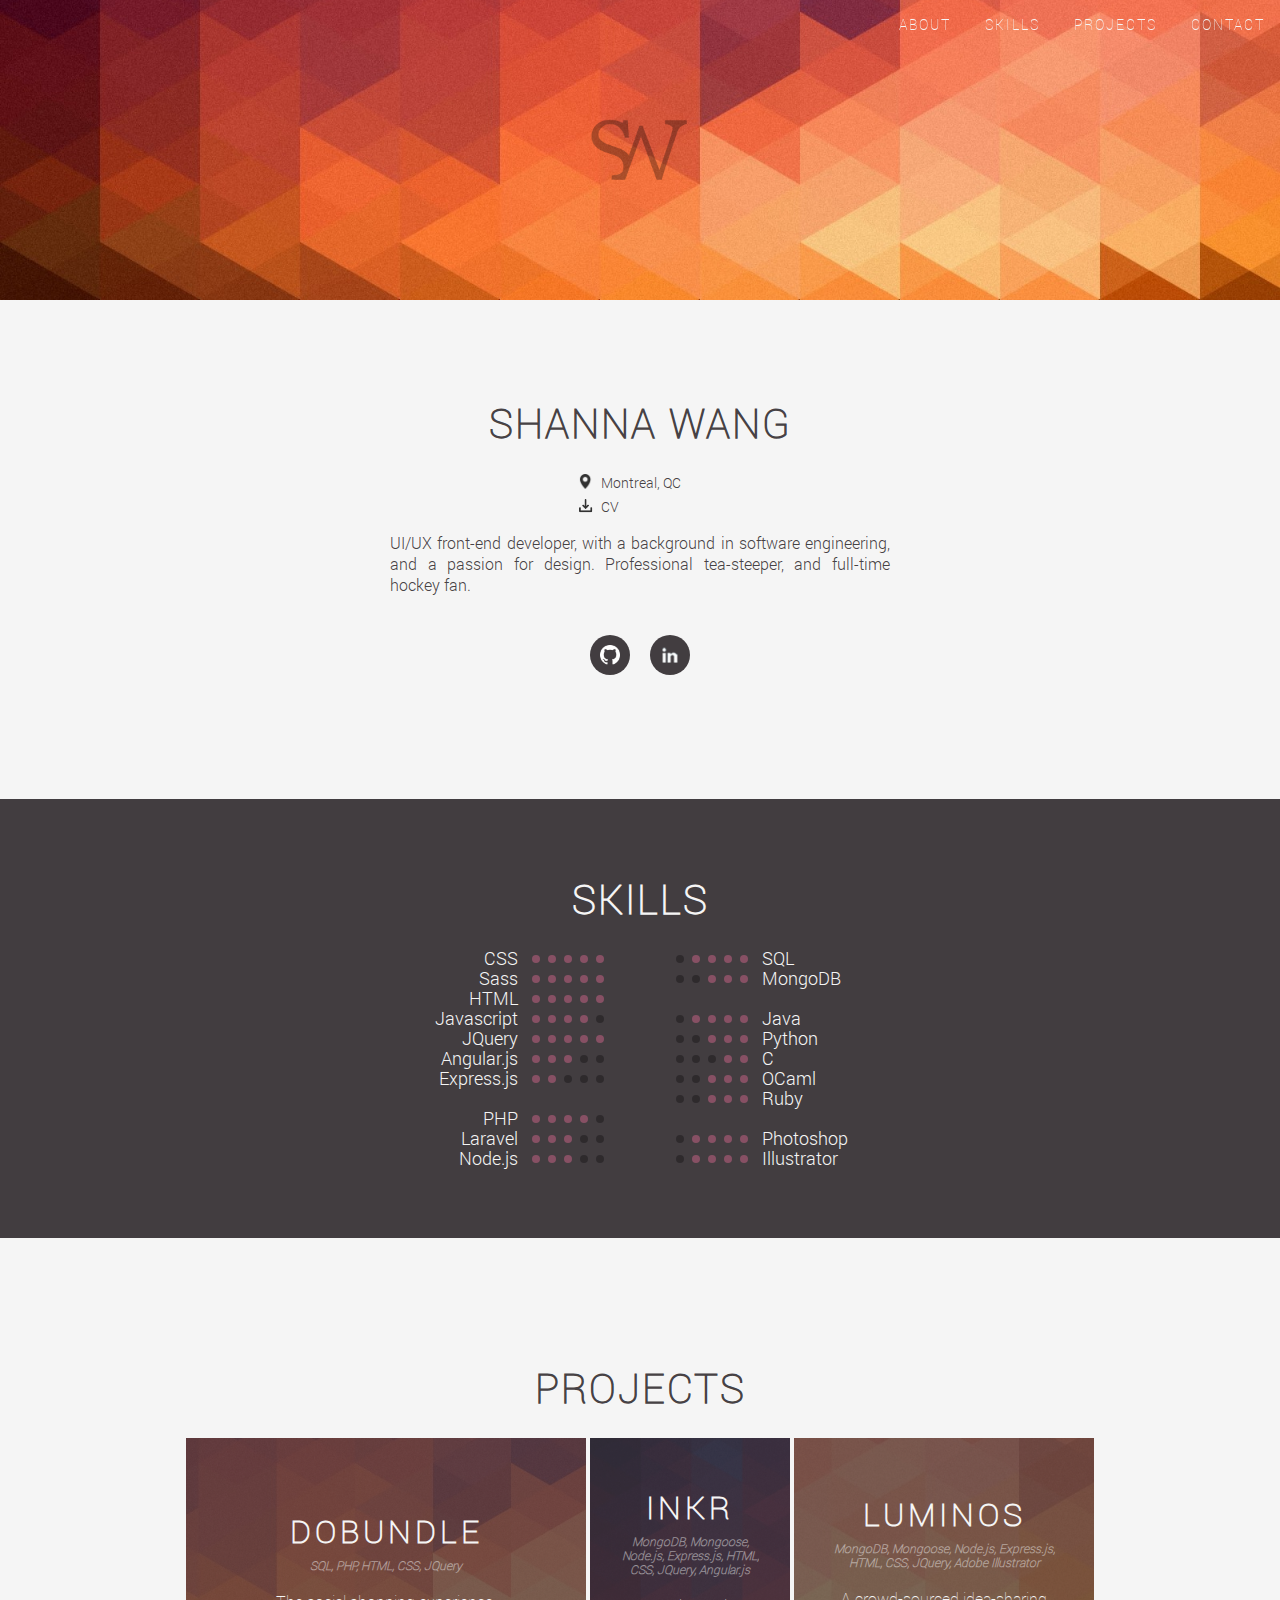
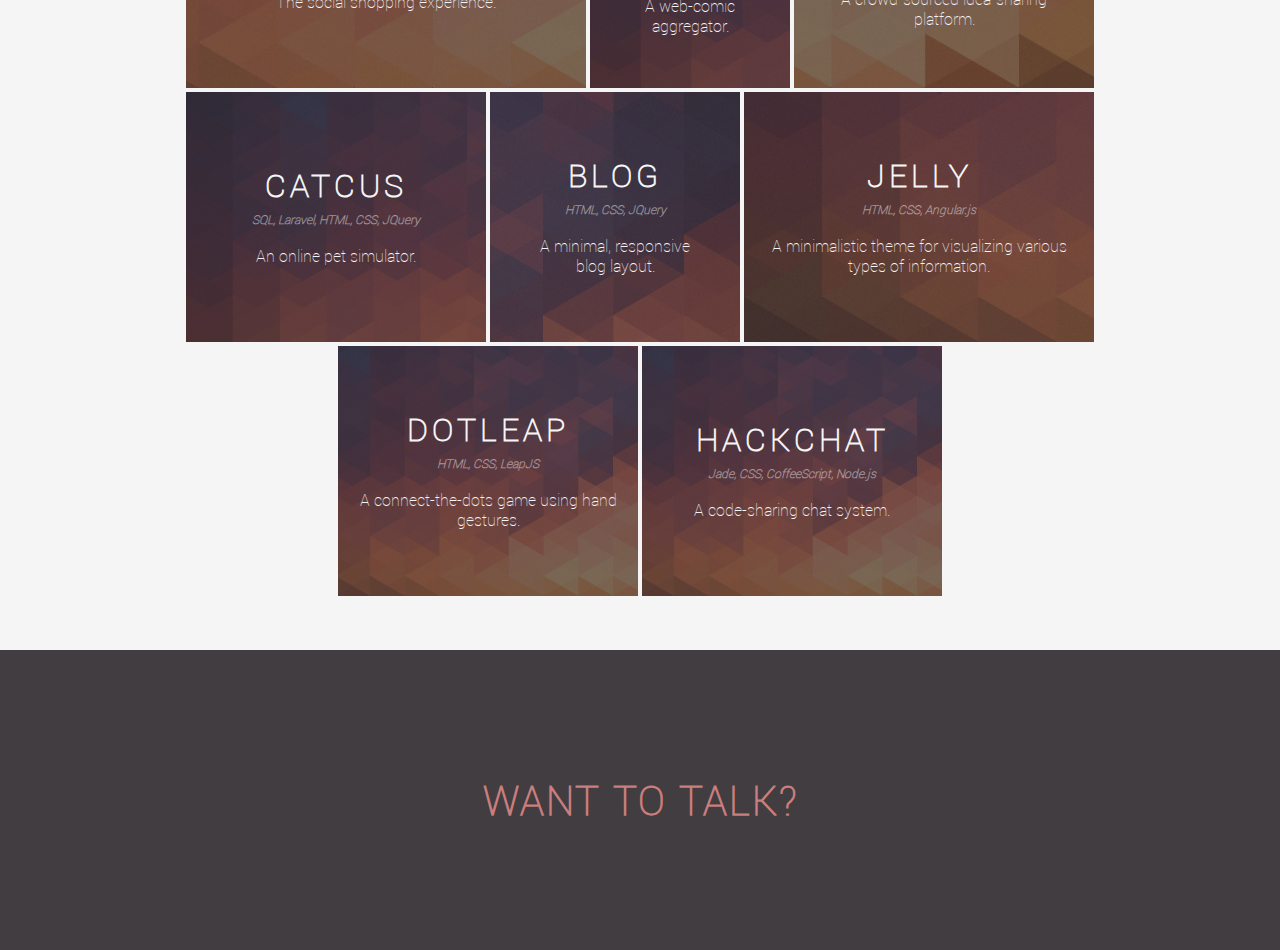
<file: index.html>
<html lang="en">
    <head>
        <meta charset="utf-8">
        <title>Shanna Wang</title>
        <script src="http://ajax.googleapis.com/ajax/libs/jquery/2.1.1/jquery.min.js"></script>
        
        <link href="./css/home.css" rel="stylesheet">
        <link rel="icon" 
              type="image/png" 
              href="./img/logo_square.png">
    </head>

    <body>
        <div class="content">
            <div class="header">
                <div class="logo"></div>
            </div>
            

            <div class="about">
                <h1>Shanna Wang</h1>
                <div class="location"><img src="img/pin_dark.png">
                Montreal, QC<br>
                <a href="cv.pdf" target="_blank"><img src="img/icon_dl.png">
                CV</div></a>

                UI/UX front-end developer, 
                with a background in software engineering, 
                and a passion for design. 
                Professional tea-steeper,
                 and full-time hockey fan.

                <div class="links">
                    <a href="http://github.com/lashimmer" class="square" target="_blank">
                        <div class="icon">
                        </div>
                    </a>
                    <a href="http://behance.net/shannawang" class="square" target="_blank" style="display:none">
                        <div class="icon">
                        </div>
                    </a>
                    <a href="http://ca.linkedin.com/in/lashimmer" class="square" target="_blank">
                        <div class="icon">
                        </div>
                    </a>
                </div>
                    
            </div>
            <div class="skills">
                <h1>Skills</h1>
                <div class="col">
                    <div class="category">
                        <div class="items">
                            CSS
                            <div class="circle fill"></div>
                            <div class="circle fill"></div>
                            <div class="circle fill"></div>
                            <div class="circle fill"></div>
                            <div class="circle fill"></div>
                        </div>
                        <div class="items">
                            Sass
                            <div class="circle fill"></div>
                            <div class="circle fill"></div>
                            <div class="circle fill"></div>
                            <div class="circle fill"></div>
                            <div class="circle fill"></div>
                        </div>
                        <div class="items">
                           HTML
                            <div class="circle fill"></div>
                            <div class="circle fill"></div>
                            <div class="circle fill"></div>
                            <div class="circle fill"></div>
                            <div class="circle fill"></div>
                        </div>
                        <div class="items">
                            Javascript
                            <div class="circle fill"></div>
                            <div class="circle fill"></div>
                            <div class="circle fill"></div>
                            <div class="circle fill"></div>
                            <div class="circle"></div>
                        </div>
                        <div class="items">
                            JQuery
                            <div class="circle fill"></div>
                            <div class="circle fill"></div>
                            <div class="circle fill"></div>
                            <div class="circle fill"></div>
                            <div class="circle fill"></div>
                        </div>
                        <div class="items">
                            Angular.js
                            <div class="circle fill"></div>
                            <div class="circle fill"></div>
                            <div class="circle fill"></div>
                            <div class="circle"></div>
                            <div class="circle"></div>
                        </div>
                        <div class="items">
                            Express.js
                            <div class="circle fill"></div>
                            <div class="circle fill"></div>
                            <div class="circle"></div>
                            <div class="circle"></div>
                            <div class="circle"></div>
                        </div>
                    </div>

                    
                    <div class="category">
                        <div class="items">
                            PHP
                            <div class="circle fill"></div>
                            <div class="circle fill"></div>
                            <div class="circle fill"></div>
                            <div class="circle fill"></div>
                            <div class="circle"></div>
                        </div>
                        <div class="items">
                            Laravel
                            <div class="circle fill"></div>
                            <div class="circle fill"></div>
                            <div class="circle fill"></div>
                            <div class="circle"></div>
                            <div class="circle"></div>
                        </div>
                        <div class="items">
                            Node.js
                            <div class="circle fill"></div>
                            <div class="circle fill"></div>
                            <div class="circle fill"></div>
                            <div class="circle"></div>
                            <div class="circle"></div>
                        </div>
                    </div>
                </div>
                <div class="col">
                    
                    
                    <div class="category">
                        <div class="items">
                            <div class="circle"></div>
                            <div class="circle fill"></div>
                            <div class="circle fill"></div>
                            <div class="circle fill"></div>
                            <div class="circle fill"></div>
                            SQL
                        </div>
                        <div class="items">
                            <div class="circle"></div>
                            <div class="circle"></div>
                            <div class="circle fill"></div>
                            <div class="circle fill"></div>
                            <div class="circle fill"></div>
                            MongoDB
                        </div>
                    </div>
                    <div class="category">
                        <div class="items">
                            <div class="circle"></div>
                            <div class="circle fill"></div>
                            <div class="circle fill"></div>
                            <div class="circle fill"></div>
                            <div class="circle fill"></div>
                            Java
                        </div>
                        <div class="items">
                            <div class="circle"></div>
                            <div class="circle"></div>
                            <div class="circle fill"></div>
                            <div class="circle fill"></div>
                            <div class="circle fill"></div>
                            Python
                        </div>
                        <div class="items">
                            <div class="circle"></div>
                            <div class="circle"></div>
                            <div class="circle"></div>
                            <div class="circle fill"></div>
                            <div class="circle fill"></div>
                            C
                        </div>
                        <div class="items">
                            <div class="circle"></div>
                            <div class="circle"></div>                            <div class="circle fill"></div>
                            <div class="circle fill"></div>
                            <div class="circle fill"></div>
                            OCaml
                        </div>
                        <div class="items">
                            <div class="circle"></div>
                            <div class="circle"></div>                            <div class="circle fill"></div>
                            <div class="circle fill"></div>
                            <div class="circle fill"></div>
                            Ruby
                        </div>
                    </div>
                    <div class="category">
                        <div class="items">
                            <div class="circle"></div>
                            <div class="circle fill"></div>
                            <div class="circle fill"></div>
                            <div class="circle fill"></div>
                            <div class="circle fill"></div>
                            Photoshop
                        </div>
                        <div class="items">
                            <div class="circle"></div>
                            <div class="circle fill"></div>
                            <div class="circle fill"></div>
                            <div class="circle fill"></div>
                            <div class="circle fill"></div>
                            Illustrator
                        </div>
                    </div>
                </div>
            </div>

            <div class="pofo">
                <h1>Projects</h1>

                <div class="work" id="dobundle">
                    <div class="overlay"></div>
                    <div class="textcontainer">
                        <div class="text">
                            <h2>DoBundle</h2>
                            <h3>SQL, PHP, HTML, CSS, JQuery</h3>
                            The social shopping experience.
                        </div>
                    </div>
                </div>
                <div class="work" id="inkr">
                    <div class="overlay"></div>
                    <div class="textcontainer">
                        <div class="text">
                            <h2>Inkr</h2>
                            <h3>MongoDB, Mongoose, Node.js, Express.js, HTML, CSS, JQuery, Angular.js</h3>
                            A web-comic aggregator.
                        </div>
                    </div>
                </div>
                <div class="work" id="luminos">
                    <div class="overlay"></div>
                    <div class="textcontainer">
                        <div class="text">
                            <h2>Luminos</h2>
                            <h3>MongoDB, Mongoose, Node.js, Express.js, HTML, CSS, JQuery, Adobe Illustrator</h3>
                            A crowd-sourced idea-sharing platform.
                        </div>
                    </div>
                </div>
                <div class="work" id="catcus">
                    <div class="overlay"></div>
                    <div class="textcontainer">
                        <div class="text">
                            <h2>Catcus</h2>
                            <h3>SQL, Laravel, HTML, CSS, JQuery</h3>
                            An online pet simulator.
                        </div>
                    </div>
                </div>
                <div class="work" id="dblog">
                    <div class="overlay"></div>
                    <div class="textcontainer">
                        <div class="text">
                            <h2>Blog</h2>
                            <h3>HTML, CSS, JQuery</h3>
                            A minimal, responsive<br> blog layout.
                        </div>
                    </div>
                </div>
                <div class="work" id="jelly">
                    <div class="overlay"></div>
                    <div class="textcontainer">
                        <div class="text">
                            <h2>Jelly</h2>
                            <h3>HTML, CSS, Angular.js</h3>
                            A minimalistic theme for visualizing various types of information.
                        </div>
                    </div>
                </div>
                <div class="work" id="leapdot">
                    <div class="overlay"></div>
                    <div class="textcontainer">
                        <div class="text">
                            <h2>DotLeap</h2>
                            <h3>HTML, CSS, LeapJS</h3>
                            A connect-the-dots game using hand gestures.
                        </div>
                    </div>
                </div>
                <div class="work" id="hackchat">
                    <div class="overlay"></div>
                    <div class="textcontainer">
                        <div class="text">
                            <h2>HackChat</h2>
                            <h3>Jade, CSS, CoffeeScript, Node.js</h3>
                            A code-sharing chat system.
                        </div>
                    </div>
                </div>

            </div>
            <div class="contact">
                <a href="mailto:shanna.wang@mail.mcgill.ca"><h1>Want to talk?</h1></a>
            </div>

        </div>
        


        <div class="theatre hidden">
            <div class="close"></div>
            <div class="preview dobundle" style="display:none">
                <div class="top"></div>
                <div class="desc">
                    <a href="http://dobundle.com" target="_blank"><h1>Dobundle</h1></a>
                    <h2>An e-commerce platform that allows users to curate products in bundles. Whether you're starting a new hobby, and want a beginner's kit, or looking for the perfect outfit to go with those shoes you bought, DoBundle lets you find what you need, and fast. </h2>
                    <div class="links">
                        
                        <a href="http://dobundle.com" class="square site" target="_blank">
                            <div class="icon">
                            </div>
                        </a>
                    </div>
                    <br>
                    My role: <span class="emphasis">UI/UX Front End Developer</span>
                    <br>
                    <ul>
                        <li>Working closely with the designer to translate PSD files into working HTML/CSS web pages.
                        </li>
                        <li>Improving user experience by designing the CSS/Javascript animations triggered by user interactions.
                        </li>
                        <li>Implementing clean, simple interfaces for pages that did not have a specific design mocked up. (e.g. landing page)</li>
                        <li>Handling Ajax calls to retrieve data from the database.
                        </li>
                        <li>A/B testing to determine what was or wasn't intuitive for a new user.
                        </li>
                    </ul>
                    Technologies used:
                    <ul>
                        <li>SQL</li>
                        <li>PHP</li>
                        <li>HTML</li>
                        <li>CSS</li>
                        <li>Javascript/JQuery</li>
                    </ul>
                    Screenshots:
                    <br>

                </div>
                <div class="ss">
                    <img src="img/dobundle/dobundle_browser.jpg">
                    <img src="img/dobundle/dobundle_fbv.jpg">
                    <img src="img/dobundle/dobundle_profile.jpg"><br>
                    <a href="http://dobundle.com" target="_blank" class="emphasis">See full site</a>
                </div>
                <div class="bot"></div>
            </div>

            <div class="preview inkr" style="display:none">
                <div class="top"></div>
                <div class="desc">
                    <a href="http://inkr.me" target="_blank"><h1>Inkr</h1></a>
                    <h2>An e-comic aggregating platform that allows users to subscribe to various comics across the web, and displays all comic strips in a live-updating news feed. Users will be able to "like" their favourite comics, have a profile page, etc. This project was started at <a href="http://www.unhackathon.org/" target="_blank">Unhackathon</a>, and is still in progress.</h2>
                    
                    <div class="links">
                        <a href="https://github.com/lashimmer/inkr" target="_blank" class="square">
                            <div class="icon">
                            </div>
                        </a>
                        <a href="http://inkr.me" target="_blank" class="square site">
                            <div class="icon">
                            </div>
                        </a>
                    </div>

                    <br>

                    My role: <span class="emphasis">Front End Developer</span>
                    <br>
                    <ul>
                        <li>Designing a simple user interface to display the comics.
                        </li>
                        <li>Routing appropriate URLs to their respective views through Express.js.
                        </li>
                        <li>Making Ajax calls to interface with the API.</li>
                        <li>Installing, troubleshooting, and working with a Node.js server.</li>
                        <li>Database design.</li>
                        <li>Cloud hosting via <a href="http://digitalocean.com" target="_blank">DigitalOcean</a>.</li>
                    </ul>
                    Technologies used:
                    <ul>
                        <li>MongoDB</li>
                        <li>Mongoose</li>
                        <li>Node.js</li>
                        <li>Express.js</li>
                        <li>HTML</li>
                        <li>CSS</li>
                        <li>Javascript/JQuery</li>
                    </ul>
                </div>
                <div class="bot"></div>
            </div>

            <div class="preview luminos" style="display:none">
                <div class="top"></div>
                <div class="desc">
                    <h1>Luminos</h1>
                    <h2>An idea-sharing platform where users can post ideas they have for coding projects, and programmers can come for inspiration. Programmers would be able to create or join teams to implement the idea. This project was started at <a href="http://www.yhack.org/" target="_blank">YHack</a>, and is still in progress.</h2>
                    
                    <div class="links">
                        <a href="https://github.com/ritalu/luminos" target="_blank" class="square">
                            <div class="icon">
                            </div>
                        </a>
                        <!-- <a href="#" target="_blank" class="square site">
                            <div class="icon">
                            </div>
                        </a> -->
                    </div>

                    <br>

                    My role: <span class="emphasis">Front End Developer</span>
                    <br>
                    <ul>
                        <li>Designing the user interface for all pages.
                        </li>
                        <li>Designing the site logo in Adobe Illustrator.</li>
                        <li>Routing appropriate URLs to their respective views through Express.js.
                        </li>
                        <li>Making Ajax calls to interface with the API.</li>
                        <li>Installing, troubleshooting, and working with a Node.js server.</li>
                        <li>Database design.</li>
                        <li>Cloud hosting via <a href="http://digitalocean.com" target="_blank">DigitalOcean</a>.</li>
                    </ul>
                    Technologies used:
                    <ul>
                        <li>MongoDB</li>
                        <li>Mongoose</li>
                        <li>Node.js</li>
                        <li>Express.js</li>
                        <li>HTML</li>
                        <li>CSS</li>
                        <li>Javascript/JQuery</li>
                    </ul>
                    Screenshots:
                    <br>
                </div>
                <div class="ss">
                    <img src="img/luminos/home.png">
                    <img src="img/luminos/submit.png">
                    <img src="img/luminos/idea.png">
                </div>
                <div class="bot"></div>
            </div>

            <div class="preview catcus" style="display:none">
                <div class="top"></div>
                <div class="desc">
                    <a href="http://catcus.me" target="_blank"><h1>Catcus</h1></a>
                    <h2>An online pet-ownership simulator. Ever wondered what it'd be like to own a cat? Do you want to get a dog, but aren't sure if you're ready for the commitment? Catcus simulates the experience of owning a pet, as you clean and feed a virtual pet online. Gain levels by caring for your pet to unlock more pets.</h2>
                    
                    <div class="links">
                        <a href="https://github.com/ritalu/catcus" target="_blank" class="square">
                            <div class="icon">
                            </div>
                        </a>
                        <a href="http://catcus.me" target="_blank" class="square site">
                            <div class="icon">
                            </div>
                        </a>
                    </div>

                    <br>

                    My role: <span class="emphasis">Front End Developer</span>
                    <br>
                    <ul>
                        <li>Designing the user interface for all pages.
                        </li>
                        <li>Routing appropriate URLs to their respective views through the Laravel framework.
                        </li>
                        <li>Making Ajax calls to interface with the API.</li>
                        <li>Working with cookies to save user sessions.
                        </li>
                        <li>Installing, troubleshooting, and working with Laravel/Apache.</li>
                        <li>Database design and SQL commands.</li>
                        <li>Cloud hosting via <a href="http://digitalocean.com" target="_blank">DigitalOcean</a>.</li>
                    </ul>
                    Technologies used:
                    <ul>
                        <li>MySQL</li>
                        <li>Laravel</li>
                        <li>PHP</li>
                        <li>HTML</li>
                        <li>CSS</li>
                        <li>Javascript/JQuery</li>
                    </ul>
                    Screenshots:
                    <br>
                    
                </div>
                <div class="ss">
                    <img src="img/catcus/home.png"><br>
                    <img src="img/catcus/pets.png"><br>
                    <img src="img/catcus/profile.png"><br>
                    <a href="http://catcus.me" target="_blank" class="emphasis">See full site</a>
                </div>

                <div class="bot"></div>
            </div>

            <div class="preview dblog" style="display:none">
                <div class="top"></div>
                <div class="desc">
                    <a href="http://dobundle.com/blog.html" target="_blank"><h1>Simple Blog</h1></a>
                    <h2>A simple, responsive blog layout (mobile-friendly).  Developed as a side project of <a href="http://dobundle.com" target="_blank">DoBundle</a>.</h2>
                    
                    <div class="links">
                        <a href="http://dobundle.com/blog.html" target="_blank" class="square site">
                            <div class="icon">
                            </div>
                        </a>
                    </div>

                    <br>

                    My role: <span class="emphasis">Front End Developer</span>
                    <br>
                    <ul>
                        <li>Designing a responsive layout that can be used as a blog theme.
                        </li>
                    </ul>
                    Technologies used:
                    <ul>
                        <li>HTML</li>
                        <li>CSS</li>
                        <li>Javascript/JQuery</li>
                    </ul>
                </div>
                <div class="bot"></div>
            </div>


            <div class="preview  jelly" style="display:none">
                <div class="top"></div>
                <div class="desc">
                    <h1>Jelly</h1>
                    <h2>Allow users to create "boards" or pages revolving around a central theme. For instance, one could have an "About Me" board that represents various aspects of their personality and interests. The idea is to make it easy for people to create web pages about themselves, by providing them with basic templates to visualize and compartmentalize data. In progress.</h2>
                    
                    <div class="links">
                        <a href="https://github.com/lashimmer/jelly" target="_blank" class="square">
                            <div class="icon">
                            </div>
                        </a>
                       <!--  <a href="#" target="_blank" class="square site">
                            <div class="icon">
                            </div>
                        </a> -->
                    </div>

                    <br>

                    My role: <span class="emphasis">Front End Developer</span>
                    <br>
                    <ul>
                        <li>Designing the user interface for all pages.
                        </li>
                    </ul>
                    Technologies used:
                    <ul>
                        <li>HTML</li>
                        <li>CSS</li>
                        <li>Javascript</li>
                        <li>JQuery</li>
                        <li>Angular.js</li>
                    </ul>
                    Screenshots:
                    <br>
                </div>
                <div class="ss">
                    <img src="img/jelly/about.png"><br>
                    <img src="img/jelly/boards.png">
                </div>
                <div class="bot"></div>
            </div>

            <div class="preview  leapdot" style="display:none">
                <div class="top"></div>
                <div class="desc">
                    <h1>DotLeap</h1>
                    <h2>A connect-the-dots game using a Leap Motion. Developed at <a href="http://hackprinceton.com" target="_blank">HackPrinceton</a>.</h2>
                    
                    <div class="links">
                        <a href="https://github.com/michaelchum/dotleap" target="_blank" class="square">
                            <div class="icon">
                            </div>
                        </a>
                       <!--  <a href="#" target="_blank" class="square site">
                            <div class="icon">
                            </div>
                        </a> -->
                    </div>

                    <br>

                    My role: <span class="emphasis">Front End Developer</span>
                    <br>
                    <ul>
                        <li>Designing the game interface and animations.
                        </li>
                        <li>Using the LeapJS SDK to track hand gestures.
                        </li>
                    </ul>
                    Technologies used:
                    <ul>
                        <li>HTML</li>
                        <li>CSS</li>
                        <li>Javascript</li>
                        <li>JQuery</li>
                        <li>LeapJS</li>
                    </ul>
                    Screenshots:<br>
                </div>
               <div class="ss">
                <img src="img/dotleap/game.png">
               </div>
                <div class="bot"></div>
            </div>
            <div class="preview  hackchat" style="display:none">
                <div class="top"></div>
                <div class="desc">
                    <h1>HackChat</h1>
                    <h2>A chat system that allows you to easily share code with others. Developed at <a href="http://mchacks.io/" target="_blank">McHacks</a>.</h2>
                    
                    <div class="links">
                        
                        <a href="http://hackchat.info" target="_blank" class="square site">
                            <div class="icon">
                            </div>
                        </a>
                    </div>

                    <br>

                    My role: <span class="emphasis">Front End Developer</span>
                    <br>
                    <ul>
                        <li>Developing the front end for the application.
                        </li>
                    </ul>
                    Technologies used:
                    <ul>
                        <li>Jade</li>
                        <li>CSS</li>
                        <li>Javascript</li>
                        <li>JQuery</li>
                        <li>Node.js</li>
                        <li>CoffeeScript</li>
                    </ul>
                </div>
               
                <div class="bot"></div>
            </div>


        </div>


        <div class="topbar hidden">
            <a id="header">About</a>
            <a id="skills">Skills</a>
            <a id="pofo">Projects</a>
            <a id="contact">Contact</a>
            <!-- <a href="/">CV</a> -->
        </div>

        <script type="text/javascript">

            $(function() {
                $('.theatre').click(function(e) { 
                    if( e.target !== this ) return;
                    $('.theatre').addClass("hidden");
                });
                $(document).keyup(function(e){
                    if(e.keyCode === 27) {
                        $('.theatre').addClass("hidden");
                    }
                });
                $('.close').click(function() {
                    $('.theatre').addClass("hidden");
                });
                $('.work').click(function() {
                    var c = $(this).attr('id');
                    $('.preview').hide();
                    $('.'+c).show();
                    $('.theatre').removeClass("hidden");
                    $('.theatre').scrollTop(0);
                });
                $(window).scroll(function(){
                    if ($(this).scrollTop() > 140) {
                        console.log("y");
                        $('.topbar').removeClass("hidden");
                    } else {
                        $('.topbar').addClass("hidden");
                    }
                });
                $('.topbar a').click(function() {
                    $('html, body').animate({
                        scrollTop: $("."+$(this).attr('id')).offset().top
                    }, 500);
                });
             });
         </script>

         <script>
          (function(i,s,o,g,r,a,m){i['GoogleAnalyticsObject']=r;i[r]=i[r]||function(){
          (i[r].q=i[r].q||[]).push(arguments)},i[r].l=1*new Date();a=s.createElement(o),
          m=s.getElementsByTagName(o)[0];a.async=1;a.src=g;m.parentNode.insertBefore(a,m)
          })(window,document,'script','//www.google-analytics.com/analytics.js','ga');

          ga('create', 'UA-57265429-1', 'auto');
          ga('send', 'pageview');

        </script>

    </body>
</html>
</file>
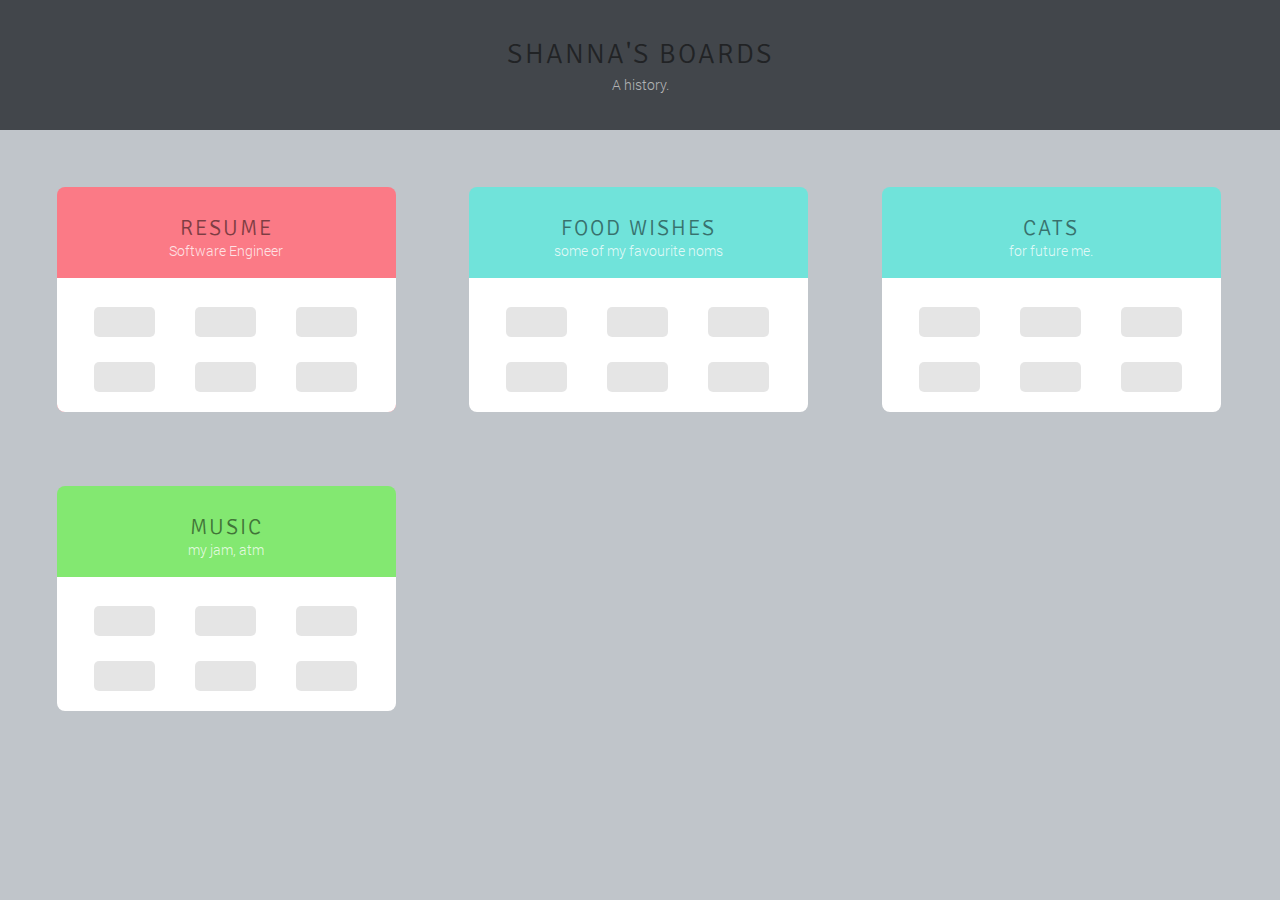
<file: yourboards.html>
<!DOCTYPE HTML>

<html ng-app="UITest">

<head>
	<meta http-equiv="Content-Type" content="text/html; charset=UTF-8" />
	<title>clear eyes</title>

	<link rel="stylesheet" href="css/jelly/nv.d3.css"/>
	<link rel="stylesheet" type="text/css" href="css/jelly/navstyle.css">
	<link rel="stylesheet" type="text/css" href="css/jelly/boardstyle.css">


    <script src="js/jelly/angular.min.js" type="text/javascript"></script>   
	<script src="js/jelly/masonry.pkgd.js" type="text/javascript"></script>
	<script src="js/jelly/app.js" type="text/javascript"></script>
	<script src="js/jelly/NavController.js" type="text/javascript"></script>
	<script src="js/jelly/angularjs-nvd3-directives.js"></script>
	<script src="js/jelly/d3.js"></script>
	<script src="js/jelly/nv.d3.js"></script>

</head>

<body>

	
	<div id="boardheader" style="background-color:#42464B">
		<div class="title">Shanna's Boards</div>
		<div class="description">A history.</div>
	</div>
	<div id="content" >
	  	<div class="board-container js-masonry"
  data-masonry-options='{ "itemSelector": "article" }'>
			<article class="board" style="background-color:#FB7A86">
				<div class="mini-header">
					<div class="title">Resume</div>
					<div class="description">Software Engineer</div>
				</div>
				<div class="mini-body">
					<div class="mini-post">
					</div><div class="mini-post">
					</div><div class="mini-post">
					</div><div class="mini-post">
					</div><div class="mini-post">
					</div><div class="mini-post">
					</div>
				</div>
			</article>
			<article class="board">
				<div class="mini-header" style="background-color:#70E3DA">
					<div class="title">Food Wishes</div>
					<div class="description">some of my favourite noms</div>
				</div>
				<div class="mini-body">
					<div class="mini-post">
					</div><div class="mini-post">
					</div><div class="mini-post">
					</div><div class="mini-post">
					</div><div class="mini-post">
					</div><div class="mini-post">
					</div>
				</div>
			</article>
			<article class="board">
				<div class="mini-header" style="background-color:#70E3DA">
					<div class="title">CATS</div>
					<div class="description">for future me.</div>
				</div>	
				<div class="mini-body">
					<div class="mini-post">
					</div><div class="mini-post">
					</div><div class="mini-post">
					</div><div class="mini-post">
					</div><div class="mini-post">
					</div><div class="mini-post">
					</div>
				</div>
			</article>
			<article class="board">
				<div class="mini-header" style="background-color:#83e871">
					<div class="title">Music</div>
					<div class="description">my jam, atm</div>
				</div>
				<div class="mini-body">
					<div class="mini-post">
					</div><div class="mini-post">
					</div><div class="mini-post">
					</div><div class="mini-post">
					</div><div class="mini-post">
					</div><div class="mini-post">
					</div>
				</div>
				
			</article>


		</div>
	</div>
</body>

</html>
</file>
<file: css/home.css>
@font-face {
  font-family: 'Roboto Light';
  src: url("fonts/Roboto-Light.ttf") format("truetype"); }

@font-face {
  font-family: 'Roboto Thin';
  src: url("fonts/Roboto-Thin.ttf") format("truetype"); }

@font-face {
  font-family: 'Roboto';
  src: url("fonts/Roboto-Regular.ttf") format("truetype"); }

@font-face {
  font-family: 'Signika Light';
  src: url("fonts/Signika-Light.otf") format("truetype"); }

body, html {
  padding: 0;
  margin: 0;
  font-family: 'Roboto Light';
  font-weight: 300;
  background-color: whitesmoke;
  color: rgba(47, 41, 44, 0.9); }

a, a:hover, a:visited {
  text-decoration: none;
  color: whitesmoke;
  -webkit-transition: 0.5s all ease;
  transition: 0.5s all ease; }

a:hover {
  color: #875064; }

.content {
  position: absolute;
  top: 0;
  left: 0;
  right: 0;
  bottom: 0; }

.content * {
  position: relative; }

.header {
  padding: 100px;
  background-color: rgba(47, 41, 44, 0.9);
  background: url("../img/fractal.jpg") bottom center no-repeat rgba(47, 41, 44, 0.9);
  background-size: cover;
  color: rgba(0, 0, 0, 0.5);
  text-align: center; }
  .header .square_outer {
    display: inline-block;
    width: auto;
    margin: 0 auto;
    margin-top: 60px;
    border: 3px solid white;
    /*@include transform(rotate(45deg));*/
    -webkit-transition: all 0.5s ease;
    -moz-transition: all 0.5s ease;
    -ms-transition: all 0.5s ease;
    -o-transition: all 0.5s ease;
    transition: all 0.5s ease; }
  .header .square_inner {
    width: 70px;
    height: 70px;
    margin: 2px;
    border: 1px solid white; }
  .header .logo {
    background: url("../img/logo_black.png") center center no-repeat;
    background-size: contain;
    width: 100px;
    height: 100px;
    margin: 0 auto;
    position: relative;
    opacity: 0.3;
    filter: alpha(opacity=30); }

.about {
  width: 60%;
  max-width: 500px;
  margin: 100px auto;
  color: rgba(47, 41, 44, 0.9);
  text-align: justify; }
  .about .location {
    width: 125px;
    margin: 0 auto;
    margin-bottom: 10px;
    font-size: 14px; }
    .about .location img {
      opacity: 0.8;
      filter: alpha(opacity=80);
      height: 15px;
      vertical-align: middle;
      margin-top: -5px;
      margin-right: 5px; }
    .about .location a {
      line-height: 30px;
      color: rgba(47, 41, 44, 0.9); }
    .about .location a:hover {
      color: #ca7e7e; }

.links {
  margin: 20px auto;
  text-align: center; }
  .links a.square {
    display: inline-block;
    height: 40px;
    width: 40px;
    margin: 20px 8;
    background-color: rgba(47, 41, 44, 0.9);
    -webkit-transition: all 0.5s ease;
    -moz-transition: all 0.5s ease;
    -ms-transition: all 0.5s ease;
    -o-transition: all 0.5s ease;
    transition: all 0.5s ease;
    -webkit-transform: rotate(45deg);
    -moz-transform: rotate(45deg);
    -ms-transform: rotate(45deg);
    -o-transform: rotate(45deg);
    transform: rotate(45deg);
    -webkit-border-radius: 20px;
    -moz-border-radius: 20px;
    -ms-border-radius: 20px;
    border-radius: 20px; }
    .links a.square .icon {
      height: 40px;
      width: 40px;
      -webkit-transform: rotate(-45deg);
      -moz-transform: rotate(-45deg);
      -ms-transform: rotate(-45deg);
      -o-transform: rotate(-45deg);
      transform: rotate(-45deg); }
  .links a.square:nth-child(1):hover {
    background-color: black; }
  .links a.square:nth-child(2):hover {
    background-color: #1769ff; }
  .links a.square:nth-child(3):hover {
    background-color: #007bb6; }
  .links a.square:nth-child(1) .icon {
    background: url("../img/icon_github.png") center center no-repeat;
    background-size: 20px auto; }
  .links a.square:nth-child(2) .icon {
    background: url("../img/icon_behance.png") center center no-repeat;
    background-size: 30px auto; }
  .links a.square:nth-child(3) .icon {
    background: url("../img/icon_linkedin.png") center center no-repeat;
    background-size: 20px auto; }
  .links a.square:hover {
    -webkit-transform: rotate(405deg);
    -moz-transform: rotate(405deg);
    -ms-transform: rotate(405deg);
    -o-transform: rotate(405deg);
    transform: rotate(405deg);
    -webkit-border-radius: 0px;
    -moz-border-radius: 0px;
    -ms-border-radius: 0px;
    border-radius: 0px; }

h1 {
  text-align: center;
  text-transform: uppercase;
  font-family: 'Roboto Thin';
  letter-spacing: 2px;
  font-size: 40px;
  line-height: 46px; }

.skills {
  padding: 50px 0;
  background-color: rgba(47, 41, 44, 0.9);
  color: whitesmoke;
  overflow: auto; }
  .skills .col {
    position: relative;
    float: left;
    width: 46%;
    padding: 0px 2%; }
  .skills .col:nth-child(1) {
    text-align: right; }
  .skills .col:nth-child(2) {
    text-align: left; }
  .skills .title {
    width: 100%;
    font-family: 'Roboto Thin';
    text-transform: uppercase;
    letter-spacing: 2px;
    padding: 20px 0;
    padding-bottom: 5px;
    color: rgba(255, 255, 255, 0.3); }
  .skills .category {
    margin-bottom: 20px; }
    .skills .category .items {
      display: block;
      font-size: 14px;
      line-height: 20px;
      text-align: right;
      -webkit-transition: all 0.3s ease;
      -moz-transition: all 0.3s ease;
      -ms-transition: all 0.3s ease;
      -o-transition: all 0.3s ease;
      transition: all 0.3s ease; }
      .skills .category .items .circle {
        display: inline-block;
        margin: 2px;
        height: 8px;
        width: 8px;
        -webkit-border-radius: 4px;
        -moz-border-radius: 4px;
        -ms-border-radius: 4px;
        border-radius: 4px;
        -webkit-transition: all 0.2s ease;
        -moz-transition: all 0.2s ease;
        -ms-transition: all 0.2s ease;
        -o-transition: all 0.2s ease;
        transition: all 0.2s ease;
        background-color: rgba(0, 0, 0, 0.3); }
      .skills .category .items .circle.fill {
        background-color: #875064; }
      .skills .category .items .circle:nth-child(1) {
        margin-left: 10px; }
      .skills .category .items .circle:nth-child(5) {
        margin-right: 10px; }
  .skills .items:hover .circle {
    height: 8px;
    width: 8px;
    -webkit-border-radius: 0px;
    -moz-border-radius: 0px;
    -ms-border-radius: 0px;
    border-radius: 0px;
    -webkit-transform: rotate(45deg);
    -moz-transform: rotate(45deg);
    -ms-transform: rotate(45deg);
    -o-transform: rotate(45deg);
    transform: rotate(45deg); }
  .skills .items:hover .circle.fill {
    background-color: #ca7e7e; }
  .skills .col:nth-child(2) .items:hover .circle:nth-child(1) {
    margin-left: 20px; }
  .skills .col:nth-child(3) .items:hover .circle:nth-child(1) {
    margin-left: 10px; }
  .skills .col:nth-child(2) .items:hover .circle:nth-child(5) {
    margin-right: 10px; }
  .skills .col:nth-child(3) .items:hover .circle:nth-child(5) {
    margin-right: 20px; }
  .skills .col:nth-child(2) .items {
    text-align: right; }
  .skills .col:nth-child(3) .items {
    text-align: left; }

@media only screen and (min-width: 700px) {
  .skills .category .items {
    font-size: 18px;
    line-height: 20px; } }
.pofo {
  width: 100%;
  margin: 50px auto;
  color: rgba(47, 41, 44, 0.9);
  text-align: center;
  padding-top: 50px;
  /*	.work:nth-child(2):hover {
  		background-color:rgb(38,209,176) ;
  	}
  	.work:nth-child(3):hover {
  		background-color:rgb(0,0,0);
  	}
  	.work:nth-child(4):hover {
  		background-color:rgb(244,78,78);
  	}
  	.work:nth-child(5):hover {
  		background-color:rgb(200,222,124);
  	}
  	.work:nth-child(6):hover {
  		background-color:rgb(103,65,79);
  	}
  	.work:nth-child(7):hover {
  		background-color:rgb(251,122,134);
  	}*/ }
  .pofo .work {
    position: relative;
    display: inline-block;
    height: 250px;
    width: 100%;
    margin-bottom: 5px;
    text-align: center;
    background-color: rgba(47, 41, 44, 0.9);
    overflow: hidden;
    -webkit-transition: all 0.5s ease;
    -moz-transition: all 0.5s ease;
    -ms-transition: all 0.5s ease;
    -o-transition: all 0.5s ease;
    transition: all 0.5s ease; }
    .pofo .work .overlay {
      position: absolute;
      top: 0;
      left: 0;
      height: 100%;
      width: 100%;
      -webkit-transition: all 0.5s ease;
      -moz-transition: all 0.5s ease;
      -ms-transition: all 0.5s ease;
      -o-transition: all 0.5s ease;
      transition: all 0.5s ease;
      opacity: 0.3;
      filter: alpha(opacity=30);
      background: url("../img/fractal.jpg") bottom center no-repeat rgba(47, 41, 44, 0.9);
      background-size: cover; }
    .pofo .work .textcontainer {
      cursor: pointer;
      display: table;
      width: 100%;
      height: 100%; }
    .pofo .work .text {
      cursor: pointer;
      display: table-cell;
      height: 100%;
      vertical-align: middle;
      font-family: 'Roboto Thin';
      color: whitesmoke;
      font-size: 16px;
      line-height: 20px;
      padding: 0px 20px; }
    .pofo .work .text h2 {
      text-transform: uppercase;
      letter-spacing: 4px;
      font-size: 32px;
      line-height: 34px;
      margin: 0; }
    .pofo .work .text h3 {
      font-size: 12px;
      line-height: 14px;
      font-style: italic;
      margin: 10px;
      margin-bottom: 20px;
      opacity: 0.5;
      filter: alpha(opacity=50); }
  .pofo .work:hover .overlay {
    opacity: 0;
    filter: alpha(opacity=0);
    height: 0; }
  .pofo .work:nth-child(2) .overlay {
    background: url("../img/fractal.jpg") bottom center no-repeat rgba(47, 41, 44, 0.9);
    background-size: 1000px auto; }
  .pofo .work:nth-child(3) .overlay {
    background: url("../img/fractal.jpg") top left no-repeat rgba(47, 41, 44, 0.9);
    background-size: 650px auto; }
  .pofo .work:nth-child(4) .overlay {
    background: url("../img/fractal.jpg") bottom right no-repeat rgba(47, 41, 44, 0.9);
    background-size: 1200px auto; }
  .pofo .work:nth-child(5) .overlay {
    background: url("../img/fractal.jpg") top left no-repeat rgba(47, 41, 44, 0.9);
    background-size: 600px auto; }
  .pofo .work:nth-child(6) .overlay {
    background: url("../img/fractal.jpg") top right no-repeat rgba(47, 41, 44, 0.9);
    background-size: 900px auto; }
  .pofo .work:nth-child(7) .overlay {
    background: url("../img/fractal.jpg") bottom left no-repeat rgba(47, 41, 44, 0.9);
    background-size: 1000px auto; }
  .pofo .work:hover {
    background-color: #a94452; }
  .pofo .work:nth-child(2):hover, .pofo .work:nth-child(7):hover {
    background-color: #ca7e7e; }
  .pofo .work:nth-child(5):hover {
    background-color: #bc7585; }

@media only screen and (min-width: 500px) {
  .work {
    width: 90%; } }
@media only screen and (min-width: 650px) {
  .pofo {
    width: 700px; }
    .pofo .work {
      margin-bottom: 0px; }
    .pofo .work:nth-child(2) {
      width: 400px; }
    .pofo .work:nth-child(3) {
      width: 200px; }
    .pofo .work:nth-child(5), .pofo .work:nth-child(4) {
      width: 300px; }
    .pofo .work:nth-child(6) {
      width: 250px; }
    .pofo .work:nth-child(7) {
      width: 350px; }
    .pofo .work:nth-child(8) {
      width: 300px; }
    .pofo .work:nth-child(9) {
      width: 300px; } }
@media only screen and (min-width: 1000px) {
  .pofo {
    width: 1000px; } }
.contact {
  background-color: rgba(47, 41, 44, 0.9);
  color: whitesmoke;
  padding: 100px; }
  .contact a {
    color: #ca7e7e; }
  .contact a:hover {
    color: white; }
  .contact a img {
    height: 30px; }

.topbar {
  position: fixed;
  top: 0;
  left: 0;
  width: 100%;
  height: 50px;
  overflow: hidden;
  -webkit-transition: all 0.5s ease;
  -moz-transition: all 0.5s ease;
  -ms-transition: all 0.5s ease;
  -o-transition: all 0.5s ease;
  transition: all 0.5s ease;
  background-color: rgba(47, 41, 44, 0.8);
  text-align: right; }
  .topbar a {
    cursor: pointer;
    text-transform: uppercase;
    letter-spacing: 2px;
    display: inline-block;
    position: relative;
    padding: 15px 10px;
    line-height: 20px;
    font-size: 14px;
    font-family: 'Roboto Thin'; }
  .topbar a:hover {
    background-color: rgba(188, 117, 133, 0.4);
    color: white; }

@media only screen and (min-width: 500px) {
  .topbar a {
    padding: 15px 30px; } }
.topbar.hidden {
  background-color: transparent; }
  .topbar.hidden a {
    padding: 15px; }

.emphasis {
  text-transform: uppercase;
  letter-spacing: 2px;
  font-family: 'Roboto';
  margin-left: 10px; }

/*.theatre::-webkit-scrollbar { 
    display: none; 
}*/
.theatre {
  position: fixed;
  top: 0;
  left: 0;
  height: 100%;
  width: 100%;
  overflow: auto;
  background-color: rgba(0, 0, 0, 0.7);
  -webkit-transition: all 0.5s ease;
  -moz-transition: all 0.5s ease;
  -ms-transition: all 0.5s ease;
  -o-transition: all 0.5s ease;
  transition: all 0.5s ease; }
  .theatre .preview {
    width: 80%;
    margin: 0 auto;
    background-color: whitesmoke; }
    .theatre .preview a {
      color: rgba(47, 41, 44, 0.9);
      -webkit-transition: all 0.2s ease;
      -moz-transition: all 0.2s ease;
      -ms-transition: all 0.2s ease;
      -o-transition: all 0.2s ease;
      transition: all 0.2s ease; }
    .theatre .preview a:hover {
      color: #ca7e7e;
      -webkit-transition: all 0.2s ease;
      -moz-transition: all 0.2s ease;
      -ms-transition: all 0.2s ease;
      -o-transition: all 0.2s ease;
      transition: all 0.2s ease; }
    .theatre .preview .top, .theatre .preview .bot {
      position: relative;
      width: 100%;
      background: url("../img/fractal.jpg") center center rgba(47, 41, 44, 0.9);
      background-size: cover;
      height: 30px;
      margin-top: 100px; }
    .theatre .preview .bot {
      background: url("../img/fractal.jpg") left center rgba(47, 41, 44, 0.9);
      background-size: cover;
      margin-top: 50px;
      margin-bottom: 50px; }
    .theatre .preview .desc {
      position: relative;
      padding: 50px;
      padding-bottom: 20px;
      color: rgba(47, 41, 44, 0.9);
      max-width: 500px;
      margin: 0 auto; }
      .theatre .preview .desc h2 {
        font-size: 16px;
        line-height: 18px;
        font-style: italic;
        margin: 10px;
        margin-bottom: 20px;
        opacity: 0.5;
        filter: alpha(opacity=50);
        text-align: center;
        margin-bottom: 50px; }
      .theatre .preview .desc a {
        color: #ca7e7e; }
      .theatre .preview .desc ul {
        margin-bottom: 50px; }
      .theatre .preview .desc .links {
        margin-top: -30px; }
      .theatre .preview .desc a.site:hover {
        background-color: black; }
      .theatre .preview .desc a.site .icon {
        background: url("../img/icon_rarrow.png") center center no-repeat;
        background-size: 20px auto; }
    .theatre .preview .ss {
      width: 100%;
      text-align: center;
      line-height: 50px; }
      .theatre .preview .ss img {
        -webkit-transition: all 0.5s ease;
        -moz-transition: all 0.5s ease;
        -ms-transition: all 0.5s ease;
        -o-transition: all 0.5s ease;
        transition: all 0.5s ease;
        width: 70%;
        margin-bottom: 20px; }
  .theatre .close {
    cursor: pointer;
    position: fixed;
    top: 100px;
    left: 91%;
    height: 20px;
    width: 20px;
    background: url("../img/icon_close.png") center center no-repeat;
    background-size: contain;
    z-index: 10; }

.theatre.hidden {
  top: -300px;
  height: 0;
  opacity: 0;
  filter: alpha(opacity=0); }
</file>
<file: css/jelly/nv.d3.css>
/********************
 * HTML CSS
 */


.chartWrap {
  margin: 0;
  padding: 0;
  overflow: hidden;
}

/********************
  Box shadow and border radius styling
*/
.nvtooltip.with-3d-shadow, .with-3d-shadow .nvtooltip {
  -moz-box-shadow: 0 5px 10px rgba(0,0,0,.2);
  -webkit-box-shadow: 0 5px 10px rgba(0,0,0,.2);
  box-shadow: 0 5px 10px rgba(0,0,0,.2);

  -webkit-border-radius: 6px;
  -moz-border-radius: 6px;
  border-radius: 6px;
}

/********************
 * TOOLTIP CSS
 */

.nvtooltip {
  position: absolute;
  background-color: rgba(255,255,255,1.0);
  padding: 1px;
  border: 1px solid rgba(0,0,0,.2);
  z-index: 10000;

  font-family: Arial;
  font-size: 13px;
  text-align: left;
  pointer-events: none;

  white-space: nowrap;

  -webkit-touch-callout: none;
  -webkit-user-select: none;
  -khtml-user-select: none;
  -moz-user-select: none;
  -ms-user-select: none;
  user-select: none;
}

/*Give tooltips that old fade in transition by
    putting a "with-transitions" class on the container div.
*/
.nvtooltip.with-transitions, .with-transitions .nvtooltip {
  transition: opacity 250ms linear;
  -moz-transition: opacity 250ms linear;
  -webkit-transition: opacity 250ms linear;

  transition-delay: 250ms;
  -moz-transition-delay: 250ms;
  -webkit-transition-delay: 250ms;
}

.nvtooltip.x-nvtooltip,
.nvtooltip.y-nvtooltip {
  padding: 8px;
}

.nvtooltip h3 {
  margin: 0;
  padding: 4px 14px;
  line-height: 18px;
  font-weight: normal;
  background-color: rgba(247,247,247,0.75);
  text-align: center;

  border-bottom: 1px solid #ebebeb;

  -webkit-border-radius: 5px 5px 0 0;
  -moz-border-radius: 5px 5px 0 0;
  border-radius: 5px 5px 0 0;
}

.nvtooltip p {
  margin: 0;
  padding: 5px 14px;
  text-align: center;
}

.nvtooltip span {
  display: inline-block;
  margin: 2px 0;
}

.nvtooltip table {
  margin: 6px;
  border-spacing:0;
}


.nvtooltip table td {
  padding: 2px 9px 2px 0;
  vertical-align: middle;
}

.nvtooltip table td.key {
  font-weight:normal;
}
.nvtooltip table td.value {
  text-align: right;
  font-weight: bold;
}

.nvtooltip table tr.highlight td {
  padding: 1px 9px 1px 0;
  border-bottom-style: solid;
  border-bottom-width: 1px;
  border-top-style: solid;
  border-top-width: 1px;
}

.nvtooltip table td.legend-color-guide div {
  width: 8px;
  height: 8px;
  vertical-align: middle;
}

.nvtooltip .footer {
  padding: 3px;
  text-align: center;
}


.nvtooltip-pending-removal {
  position: absolute;
  pointer-events: none;
}


/********************
 * SVG CSS
 */


svg {
  -webkit-touch-callout: none;
  -webkit-user-select: none;
  -khtml-user-select: none;
  -moz-user-select: none;
  -ms-user-select: none;
  user-select: none;
  /* Trying to get SVG to act like a greedy block in all browsers */
  display: block;
  width:100%;
  height:100%;
}


svg text {
  font: normal 12px Arial;
}

svg .title {
 font: bold 14px Arial;
}

.nvd3 .nv-background {
  fill: white;
  fill-opacity: 0;
  /*
  pointer-events: none;
  */
}

.nvd3.nv-noData {
  font-size: 18px;
  font-weight: bold;
}


/**********
*  Brush
*/

.nv-brush .extent {
  fill-opacity: .125;
  shape-rendering: crispEdges;
}



/**********
*  Legend
*/

.nvd3 .nv-legend .nv-series {
  cursor: pointer;
}

.nvd3 .nv-legend .disabled circle {
  fill-opacity: 0;
}



/**********
*  Axes
*/
.nvd3 .nv-axis {
  pointer-events:none;
}

.nvd3 .nv-axis path {
  fill: none;
  stroke: #000;
  stroke-opacity: .75;
  shape-rendering: crispEdges;
}

.nvd3 .nv-axis path.domain {
  stroke-opacity: .75;
}

.nvd3 .nv-axis.nv-x path.domain {
  stroke-opacity: 0;
}

.nvd3 .nv-axis line {
  fill: none;
  stroke: #e5e5e5;
  shape-rendering: crispEdges;
}

.nvd3 .nv-axis .zero line,
/*this selector may not be necessary*/ .nvd3 .nv-axis line.zero {
  stroke-opacity: .75;
}

.nvd3 .nv-axis .nv-axisMaxMin text {
  font-weight: bold;
}

.nvd3 .x  .nv-axis .nv-axisMaxMin text,
.nvd3 .x2 .nv-axis .nv-axisMaxMin text,
.nvd3 .x3 .nv-axis .nv-axisMaxMin text {
  text-anchor: middle
}



/**********
*  Brush
*/

.nv-brush .resize path {
  fill: #eee;
  stroke: #666;
}



/**********
*  Bars
*/

.nvd3 .nv-bars .negative rect {
    zfill: brown;
}

.nvd3 .nv-bars rect {
  zfill: steelblue;
  fill-opacity: .75;

  transition: fill-opacity 250ms linear;
  -moz-transition: fill-opacity 250ms linear;
  -webkit-transition: fill-opacity 250ms linear;
}

.nvd3 .nv-bars rect.hover {
  fill-opacity: 1;
}

.nvd3 .nv-bars .hover rect {
  fill: lightblue;
}

.nvd3 .nv-bars text {
  fill: rgba(0,0,0,0);
}

.nvd3 .nv-bars .hover text {
  fill: rgba(0,0,0,1);
}


/**********
*  Bars
*/

.nvd3 .nv-multibar .nv-groups rect,
.nvd3 .nv-multibarHorizontal .nv-groups rect,
.nvd3 .nv-discretebar .nv-groups rect {
  stroke-opacity: 0;

  transition: fill-opacity 250ms linear;
  -moz-transition: fill-opacity 250ms linear;
  -webkit-transition: fill-opacity 250ms linear;
}

.nvd3 .nv-multibar .nv-groups rect:hover,
.nvd3 .nv-multibarHorizontal .nv-groups rect:hover,
.nvd3 .nv-discretebar .nv-groups rect:hover {
  fill-opacity: 1;
}

.nvd3 .nv-discretebar .nv-groups text,
.nvd3 .nv-multibarHorizontal .nv-groups text {
  font-weight: bold;
  fill: rgba(0,0,0,1);
  stroke: rgba(0,0,0,0);
}

/***********
*  Pie Chart
*/

.nvd3.nv-pie path {
  stroke-opacity: 0;
  transition: fill-opacity 250ms linear, stroke-width 250ms linear, stroke-opacity 250ms linear;
  -moz-transition: fill-opacity 250ms linear, stroke-width 250ms linear, stroke-opacity 250ms linear;
  -webkit-transition: fill-opacity 250ms linear, stroke-width 250ms linear, stroke-opacity 250ms linear;

}

.nvd3.nv-pie .nv-slice text {
  stroke: #000;
  stroke-width: 0;
}

.nvd3.nv-pie path {
  stroke: #fff;
  stroke-width: 1px;
  stroke-opacity: 1;
}

.nvd3.nv-pie .hover path {
  fill-opacity: .7;
}
.nvd3.nv-pie .nv-label {
  pointer-events: none;
}
.nvd3.nv-pie .nv-label rect {
  fill-opacity: 0;
  stroke-opacity: 0;
}

/**********
* Lines
*/

.nvd3 .nv-groups path.nv-line {
  fill: none;
  stroke-width: 1.5px;
  /*
  stroke-linecap: round;
  shape-rendering: geometricPrecision;

  transition: stroke-width 250ms linear;
  -moz-transition: stroke-width 250ms linear;
  -webkit-transition: stroke-width 250ms linear;

  transition-delay: 250ms
  -moz-transition-delay: 250ms;
  -webkit-transition-delay: 250ms;
  */
}

.nvd3 .nv-groups path.nv-line.nv-thin-line {
  stroke-width: 1px;
}


.nvd3 .nv-groups path.nv-area {
  stroke: none;
  /*
  stroke-linecap: round;
  shape-rendering: geometricPrecision;

  stroke-width: 2.5px;
  transition: stroke-width 250ms linear;
  -moz-transition: stroke-width 250ms linear;
  -webkit-transition: stroke-width 250ms linear;

  transition-delay: 250ms
  -moz-transition-delay: 250ms;
  -webkit-transition-delay: 250ms;
  */
}

.nvd3 .nv-line.hover path {
  stroke-width: 6px;
}

/*
.nvd3.scatter .groups .point {
  fill-opacity: 0.1;
  stroke-opacity: 0.1;
}
  */

.nvd3.nv-line .nvd3.nv-scatter .nv-groups .nv-point {
  fill-opacity: 0;
  stroke-opacity: 0;
}

.nvd3.nv-scatter.nv-single-point .nv-groups .nv-point {
  fill-opacity: .5 !important;
  stroke-opacity: .5 !important;
}


.with-transitions .nvd3 .nv-groups .nv-point {
  transition: stroke-width 250ms linear, stroke-opacity 250ms linear;
  -moz-transition: stroke-width 250ms linear, stroke-opacity 250ms linear;
  -webkit-transition: stroke-width 250ms linear, stroke-opacity 250ms linear;

}

.nvd3.nv-scatter .nv-groups .nv-point.hover,
.nvd3 .nv-groups .nv-point.hover {
  stroke-width: 7px;
  fill-opacity: .95 !important;
  stroke-opacity: .95 !important;
}


.nvd3 .nv-point-paths path {
  stroke: #aaa;
  stroke-opacity: 0;
  fill: #eee;
  fill-opacity: 0;
}



.nvd3 .nv-indexLine {
  cursor: ew-resize;
}


/**********
* Distribution
*/

.nvd3 .nv-distribution {
  pointer-events: none;
}



/**********
*  Scatter
*/

/* **Attempting to remove this for useVoronoi(false), need to see if it's required anywhere
.nvd3 .nv-groups .nv-point {
  pointer-events: none;
}
*/

.nvd3 .nv-groups .nv-point.hover {
  stroke-width: 20px;
  stroke-opacity: .5;
}

.nvd3 .nv-scatter .nv-point.hover {
  fill-opacity: 1;
}

/*
.nv-group.hover .nv-point {
  fill-opacity: 1;
}
*/


/**********
*  Stacked Area
*/

.nvd3.nv-stackedarea path.nv-area {
  fill-opacity: .7;
  /*
  stroke-opacity: .65;
  fill-opacity: 1;
  */
  stroke-opacity: 0;

  transition: fill-opacity 250ms linear, stroke-opacity 250ms linear;
  -moz-transition: fill-opacity 250ms linear, stroke-opacity 250ms linear;
  -webkit-transition: fill-opacity 250ms linear, stroke-opacity 250ms linear;

  /*
  transition-delay: 500ms;
  -moz-transition-delay: 500ms;
  -webkit-transition-delay: 500ms;
  */

}

.nvd3.nv-stackedarea path.nv-area.hover {
  fill-opacity: .9;
  /*
  stroke-opacity: .85;
  */
}
/*
.d3stackedarea .groups path {
  stroke-opacity: 0;
}
  */



.nvd3.nv-stackedarea .nv-groups .nv-point {
  stroke-opacity: 0;
  fill-opacity: 0;
}

/*
.nvd3.nv-stackedarea .nv-groups .nv-point.hover {
  stroke-width: 20px;
  stroke-opacity: .75;
  fill-opacity: 1;
}*/



/**********
*  Line Plus Bar
*/

.nvd3.nv-linePlusBar .nv-bar rect {
  fill-opacity: .75;
}

.nvd3.nv-linePlusBar .nv-bar rect:hover {
  fill-opacity: 1;
}


/**********
*  Bullet
*/

.nvd3.nv-bullet { font: 10px sans-serif; }
.nvd3.nv-bullet .nv-measure { fill-opacity: .8; }
.nvd3.nv-bullet .nv-measure:hover { fill-opacity: 1; }
.nvd3.nv-bullet .nv-marker { stroke: #000; stroke-width: 2px; }
.nvd3.nv-bullet .nv-markerTriangle { stroke: #000; fill: #fff; stroke-width: 1.5px; }
.nvd3.nv-bullet .nv-tick line { stroke: #666; stroke-width: .5px; }
.nvd3.nv-bullet .nv-range.nv-s0 { fill: #eee; }
.nvd3.nv-bullet .nv-range.nv-s1 { fill: #ddd; }
.nvd3.nv-bullet .nv-range.nv-s2 { fill: #ccc; }
.nvd3.nv-bullet .nv-title { font-size: 14px; font-weight: bold; }
.nvd3.nv-bullet .nv-subtitle { fill: #999; }


.nvd3.nv-bullet .nv-range {
  fill: #bababa;
  fill-opacity: .4;
}
.nvd3.nv-bullet .nv-range:hover {
  fill-opacity: .7;
}



/**********
* Sparkline
*/

.nvd3.nv-sparkline path {
  fill: none;
}

.nvd3.nv-sparklineplus g.nv-hoverValue {
  pointer-events: none;
}

.nvd3.nv-sparklineplus .nv-hoverValue line {
  stroke: #333;
  stroke-width: 1.5px;
 }

.nvd3.nv-sparklineplus,
.nvd3.nv-sparklineplus g {
  pointer-events: all;
}

.nvd3 .nv-hoverArea {
  fill-opacity: 0;
  stroke-opacity: 0;
}

.nvd3.nv-sparklineplus .nv-xValue,
.nvd3.nv-sparklineplus .nv-yValue {
  /*
  stroke: #666;
  */
  stroke-width: 0;
  font-size: .9em;
  font-weight: normal;
}

.nvd3.nv-sparklineplus .nv-yValue {
  stroke: #f66;
}

.nvd3.nv-sparklineplus .nv-maxValue {
  stroke: #2ca02c;
  fill: #2ca02c;
}

.nvd3.nv-sparklineplus .nv-minValue {
  stroke: #d62728;
  fill: #d62728;
}

.nvd3.nv-sparklineplus .nv-currentValue {
  /*
  stroke: #444;
  fill: #000;
  */
  font-weight: bold;
  font-size: 1.1em;
}

/**********
* historical stock
*/

.nvd3.nv-ohlcBar .nv-ticks .nv-tick {
  stroke-width: 2px;
}

.nvd3.nv-ohlcBar .nv-ticks .nv-tick.hover {
  stroke-width: 4px;
}

.nvd3.nv-ohlcBar .nv-ticks .nv-tick.positive {
 stroke: #2ca02c;
}

.nvd3.nv-ohlcBar .nv-ticks .nv-tick.negative {
 stroke: #d62728;
}

.nvd3.nv-historicalStockChart .nv-axis .nv-axislabel {
  font-weight: bold;
}

.nvd3.nv-historicalStockChart .nv-dragTarget {
  fill-opacity: 0;
  stroke: none;
  cursor: move;
}

.nvd3 .nv-brush .extent {
  /*
  cursor: ew-resize !important;
  */
  fill-opacity: 0 !important;
}

.nvd3 .nv-brushBackground rect {
  stroke: #000;
  stroke-width: .4;
  fill: #fff;
  fill-opacity: .7;
}



/**********
* Indented Tree
*/


/**
 * TODO: the following 3 selectors are based on classes used in the example.  I should either make them standard and leave them here, or move to a CSS file not included in the library
 */
.nvd3.nv-indentedtree .name {
  margin-left: 5px;
}

.nvd3.nv-indentedtree .clickable {
  color: #08C;
  cursor: pointer;
}

.nvd3.nv-indentedtree span.clickable:hover {
  color: #005580;
  text-decoration: underline;
}


.nvd3.nv-indentedtree .nv-childrenCount {
  display: inline-block;
  margin-left: 5px;
}

.nvd3.nv-indentedtree .nv-treeicon {
  cursor: pointer;
  /*
  cursor: n-resize;
  */
}

.nvd3.nv-indentedtree .nv-treeicon.nv-folded {
  cursor: pointer;
  /*
  cursor: s-resize;
  */
}

/**********
* Parallel Coordinates
*/

.nvd3 .background path {
  fill: none;
  stroke: #ccc;
  stroke-opacity: .4;
  shape-rendering: crispEdges;
}

.nvd3 .foreground path {
  fill: none;
  stroke: steelblue;
  stroke-opacity: .7;
}

.nvd3 .brush .extent {
  fill-opacity: .3;
  stroke: #fff;
  shape-rendering: crispEdges;
}

.nvd3 .axis line, .axis path {
  fill: none;
  stroke: #000;
  shape-rendering: crispEdges;
}

.nvd3 .axis text {
  text-shadow: 0 1px 0 #fff;
}

/****
Interactive Layer
*/
.nvd3 .nv-interactiveGuideLine {
  pointer-events:none;
}
.nvd3 line.nv-guideline {
  stroke: #ccc;
}
</file>
<file: css/jelly/navstyle.css>
@font-face{font-family:'Roboto Light';src:url("fonts/Roboto-Light.ttf") format("truetype")}@font-face{font-family:'Roboto';src:url("fonts/Roboto-Regular.ttf") format("truetype")}@font-face{font-family:'Signika Light';src:url("fonts/Signika-Light.otf") format("truetype")}html,body,div,span,applet,object,iframe,h1,h2,h3,h4,h5,h6,p,blockquote,pre,a,abbr,acronym,address,big,cite,code,del,dfn,em,img,ins,kbd,q,s,samp,small,strike,strong,sub,sup,tt,var,b,u,i,center,dl,dt,dd,ol,ul,li,fieldset,form,label,legend,table,caption,tbody,tfoot,thead,tr,th,td,article,aside,canvas,details,embed,figure,figcaption,footer,header,hgroup,menu,nav,output,ruby,section,summary,time,mark,audio,video{margin:0;padding:0;border:0;font-size:100%;font:inherit;vertical-align:baseline}article,aside,details,figcaption,figure,footer,header,hgroup,menu,nav,section{display:block}html,body{height:100%;width:100%;overflow-x:hidden}body{line-height:1;font-family:'Roboto',Helvetica}a{text-decoration:none;color:#000}ol,ul{list-style:none}blockquote,q{quotes:none}blockquote:before,blockquote:after,q:before,q:after{content:'';content:none}table{border-collapse:collapse;border-spacing:0}.clear{clear:both}.floatLeft{float:left}.floatRight{float:right}.textLeft{text-align:left}.textRight{text-align:right}.textCenter{text-align:center}.textJustify{text-align:justify}.blockCenter{display:block;margin-left:auto;margin-right:auto}.bold{font-weight:bold}.italic{font-style:italic}.underline{text-decoration:underline}.noindent{margin-left:0;padding-left:0}.nomargin{margin:0}.nopadding{padding:0}.nobullet{list-style:none;list-style-image:none}body{background-color:#2d3e4e}header,body,.selected,.hov-1:hover,.hov-2:hover,.hov-3:hover,.hov-4:hover{-webkit-transition:all .3s ease-in-out;-moz-transition:all .3s ease-in-out;-ms-transition:all .3s ease-in-out;-o-transition:all .3s ease-in-out;transition:all .3s ease-in-out}header{position:fixed;width:270px;height:100%;display:table;z-index:2}nav{position:absolute;top:10px;left:10px;width:250px}nav .nav-container{width:250px;position:relative;margin:0 auto;overflow:hidden;height:10px;-webkit-transition:all .3s ease-in-out;-moz-transition:all .3s ease-in-out;-ms-transition:all .3s ease-in-out;-o-transition:all .3s ease-in-out;transition:all .3s ease-in-out}nav ul{position:absolute;bottom:0;width:250px;overflow:hidden;-webkit-border-radius:8px;-moz-border-radius:8px;-ms-border-radius:8px;border-radius:8px;margin:0 auto;background-color:#42464b;filter:alpha(opacity=100);opacity:1}nav ul li,nav ul a{cursor:pointer;display:inline-block;float:left;position:relative;width:62.5px;height:62.5px}nav ul .hov-1{background:url("../../img/jelly/icons/grid_white.svg") center center no-repeat}nav ul .hov-2{border-bottom:10px solid #ffb57c;background:url("../../img/jelly/icons/blank_white.svg") center center no-repeat}nav ul .hov-3{border-bottom:10px solid #70e3da;background:url("../../img/jelly/icons/graph_white.svg") center center no-repeat}nav ul .hov-4{border-bottom:10px solid #83e871;background:url("../../img/jelly/icons/heart_white.svg") center center no-repeat}nav ul .hov-1,nav ul .hov-2,nav ul .hov-3,nav ul .hov-4{background-size:30px 30px}nav ul .bord-1{border-bottom:10px solid #fb7a86}nav ul .bord-2{border-bottom:10px solid #ffb57c}nav ul .bord-3{border-bottom:10px solid #70e3da}nav ul .bord-4{border-bottom:10px solid #83e871}nav ul .selected{height:62.5px;width:62.5px;background-color:rgba(0,0,0,0.1)}.nav-1,.hov-1:hover{background-color:#fb7a86}.nav-2,.hov-2:hover{background-color:#ffb57c}.nav-3,.hov-3:hover{background-color:#70e3da}.nav-4,.hov-4:hover{background-color:#83e871}header:hover .nav-container{height:92.5px;-webkit-transition:all .3s ease-in-out;-moz-transition:all .3s ease-in-out;-ms-transition:all .3s ease-in-out;-o-transition:all .3s ease-in-out;transition:all .3s ease-in-out}a.button{padding:8px 12px;border:1px solid transparent;margin:15px;font-family:'Roboto Light';font-size:12px;line-height:12px;color:#fff;display:inline-block;-webkit-transition:all .3s ease-in-out;-moz-transition:all .3s ease-in-out;-ms-transition:all .3s ease-in-out;-o-transition:all .3s ease-in-out;transition:all .3s ease-in-out;background-color:#fb7a86}a.button:hover{background-color:#42464b;-webkit-transition:all .3s ease-in-out;-moz-transition:all .3s ease-in-out;-ms-transition:all .3s ease-in-out;-o-transition:all .3s ease-in-out;transition:all .3s ease-in-out}#boardheader{width:100%;position:absolute;top:0;height:130px;z-index:1}#boardheader .title,#boardheader .description{width:100%;margin:0 auto;position:relative;text-align:center}#boardheader .title{color:rgba(0,0,0,0.5);margin-top:40px;font-family:"Signika Light";text-transform:uppercase;letter-spacing:2px;font-size:28px}#boardheader .description{font-family:'Roboto Light';font-size:14px;color:rgba(255,255,255,0.6);margin-top:10px}#content{position:absolute;left:0;right:0;bottom:0;top:0;overflow-y:auto;padding:150px 20px 50px 20px;background-color:rgba(255,255,255,0.7);z-index:0}#logo{position:absolute;top:10px;left:10px;height:40px;width:40px;z-index:3;filter:alpha(opacity=30);opacity:.3;background:url("../../img/jelly/jelly1.png") center center no-repeat;background-size:40px auto}
</file>
<file: css/jelly/boardstyle.css>
.board-container{width:100%;position:relative;margin:0 auto}article{margin:5%;width:90%;-webkit-border-radius:8px;-moz-border-radius:8px;-ms-border-radius:8px;border-radius:8px;overflow:hidden;position:relative}.mini-body{width:80%;padding:10%}@media only screen and (min-width:550px){article{width:42%;margin:4%}.mini-body{width:90%;padding:5%}}@media only screen and (min-width:1000px){.mini-body{width:90%;padding:5%}article{width:27.3%;margin:3%}}.mini-header{width:100%;position:relative;padding:20px 0}.mini-body{position:relative;height:100px;background-color:#fff}.mini-post{position:relative;float:left;background-color:rgba(0,0,0,0.1);-webkit-border-radius:5px;-moz-border-radius:5px;-ms-border-radius:5px;border-radius:5px;width:20%;height:30px;margin:4% 6.6%}.mini-header .title,.mini-header .description{width:80%;margin:0 auto;position:relative;text-align:center}.mini-header .title{color:rgba(0,0,0,0.5);margin-top:10px;font-family:"Signika Light";text-transform:uppercase;letter-spacing:2px;font-size:22px}.mini-header .description{font-family:'Roboto Light';font-size:14px;color:rgba(255,255,255,0.8);margin-top:5px}
</file>
